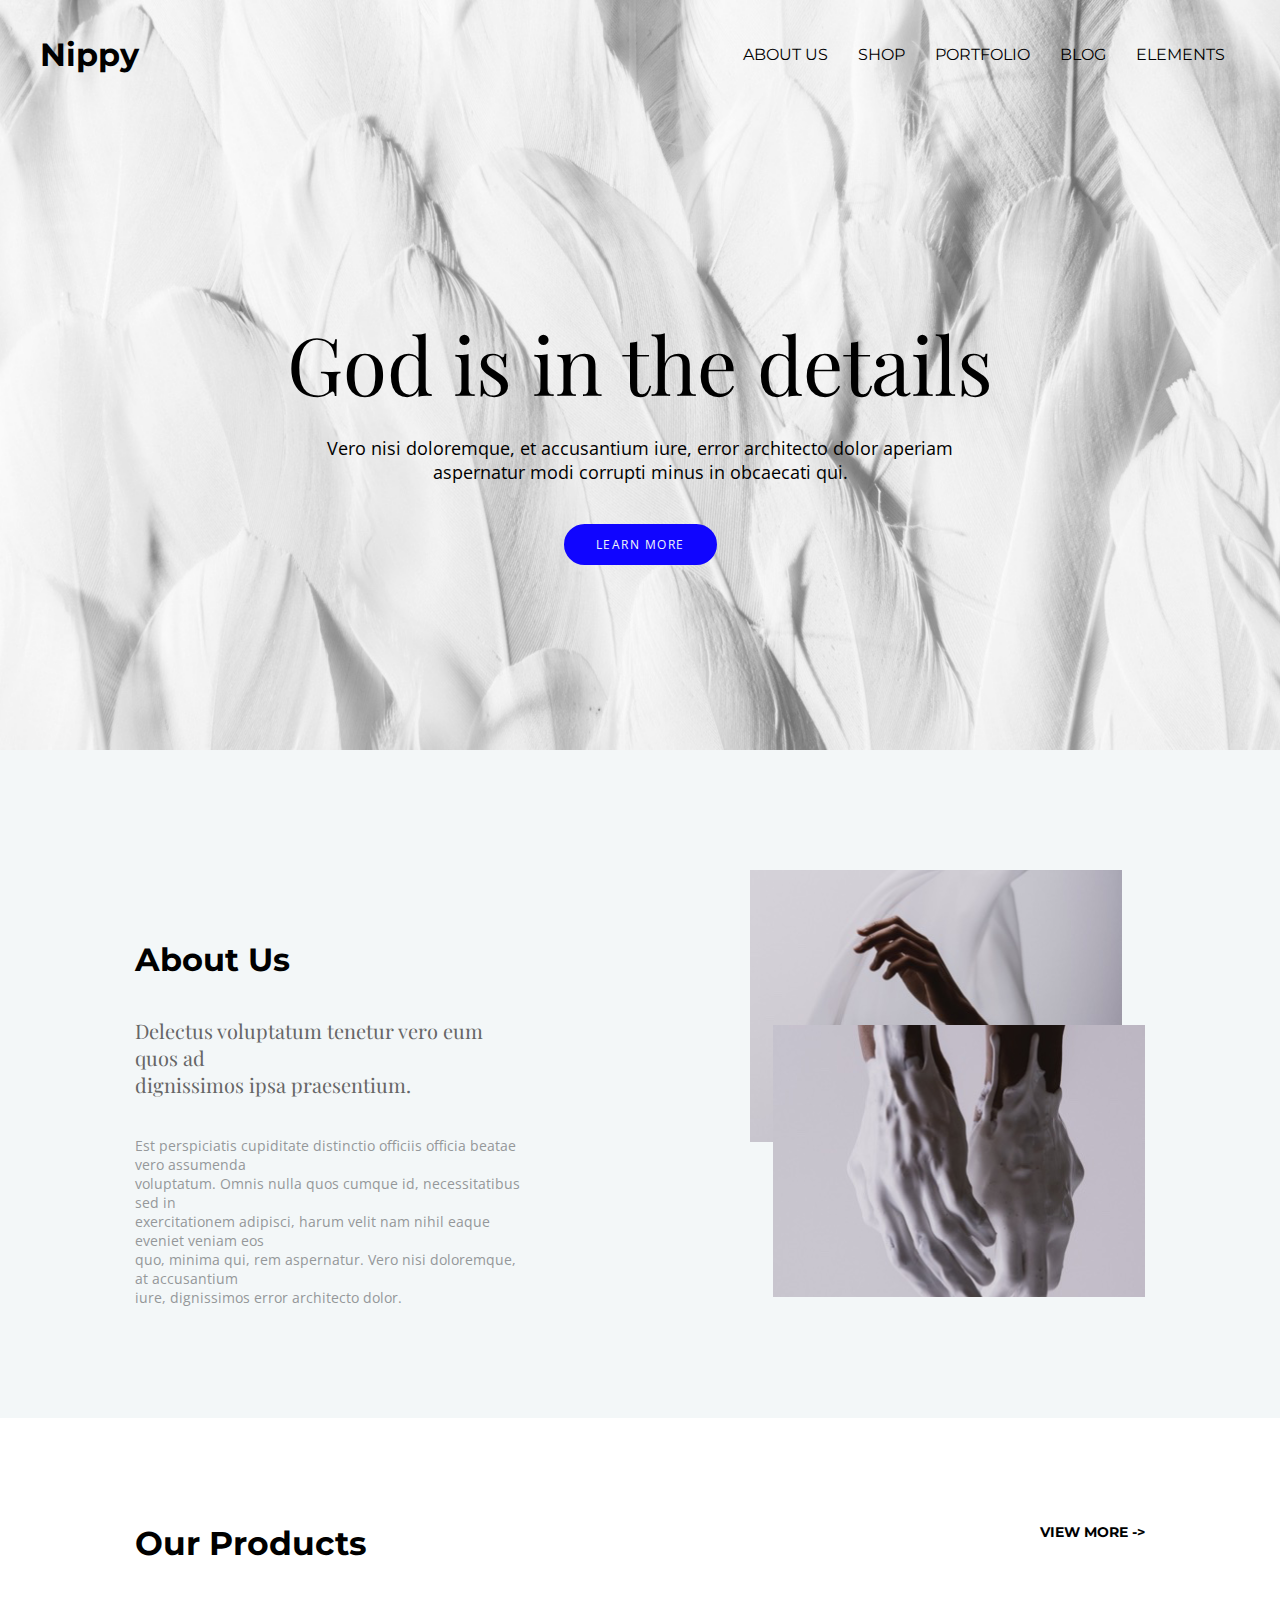
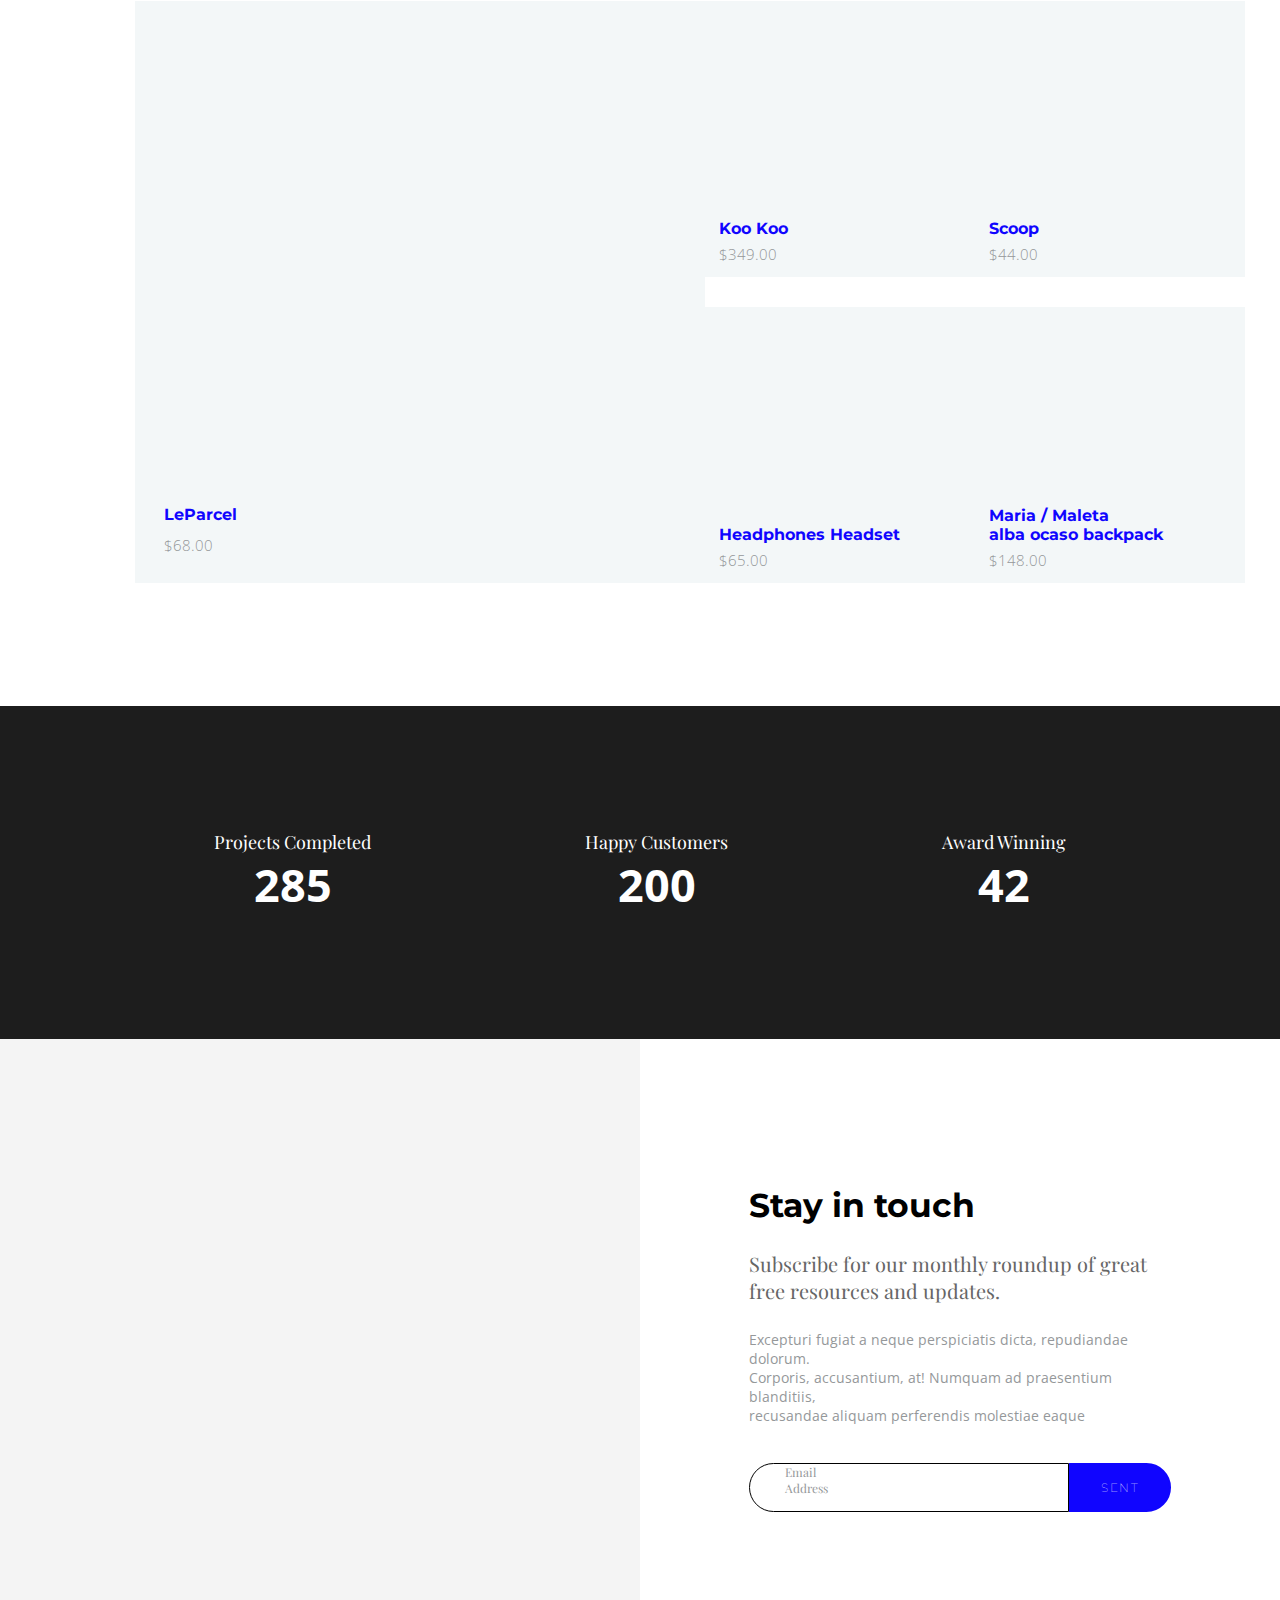
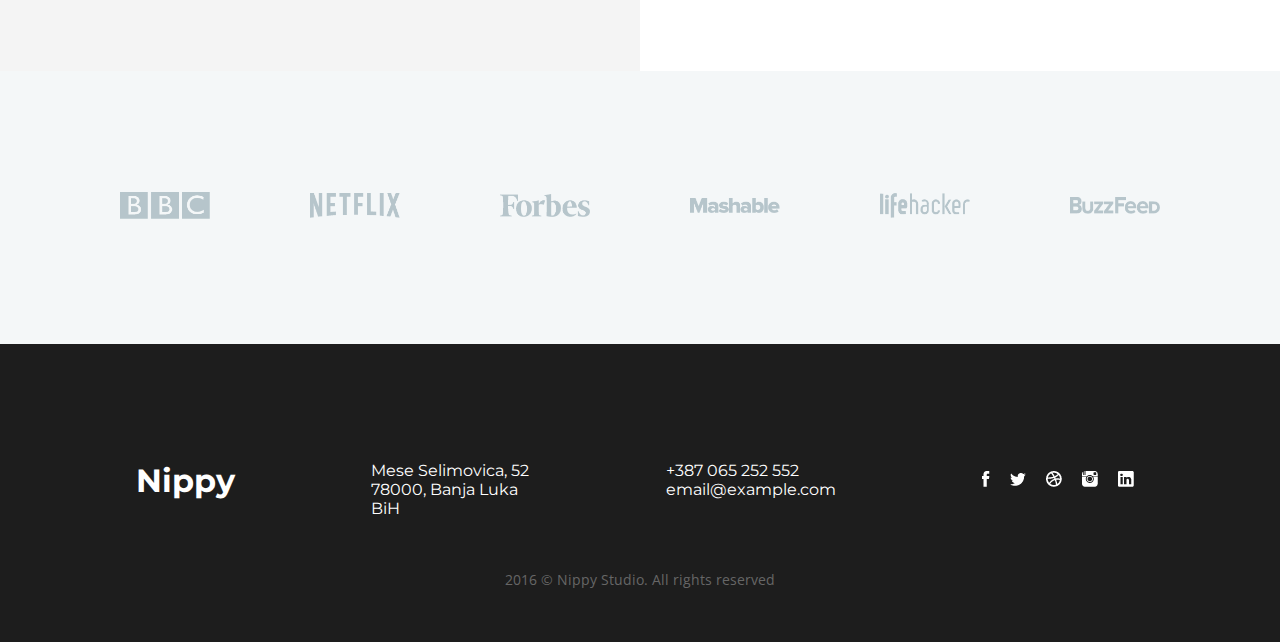
<file: newindex.html>
<!DOCTYPE html>
<html lang="en">

<head>
    <meta charset="UTF-8">
    <meta name="viewport" content="width=device-width, initial-scale=1.0">
    <meta http-equiv="X-UA-Compatible" content="ie=edge">
    <link rel="stylesheet" href="style.css">
    <link href="https://fonts.googleapis.com/css?family=Montserrat:wght@800&family=Open+Sans:wght@300&family=Playfair+Display" rel="stylesheet">

    <title>"Nippy", Mock Webpage Design</title>
</head>
<body>
    <header class="header">
        <div class="navbar">
            <div class="logo">Nippy</div>
            <ul class="nav">
                <li>About Us</li>
                <li>Shop</li>
                <li>Portfolio</li>
                <li>Blog</li>
                <li>Elements</li>
            </ul>
        </div>
        <div class="header-text">
            <h1>God is in the details</h1>
            <p class="vero-text">Vero nisi doloremque, et accusantium iure, 
                error architecto dolor aperiam <br> aspernatur modi corrupti minus in obcaecati qui.</p>
            <p id="learnbox">LEARN MORE</p>
        </div>
    </header>

    <div class="about-us">
        <div class="about-us-wrapper">
            <div class="about-us-text">
                <h3>About Us</h3><br><br>
                <p class="delectus-text">Delectus voluptatum tenetur vero eum quos ad <br> dignissimos ipsa praesentium. </p><br><br>
                <p class="smaller-text">Est perspiciatis cupiditate distinctio officiis officia beatae vero assumenda <br> voluptatum. Omnis nulla quos cumque id, necessitatibus sed in <br> exercitationem adipisci, harum velit nam nihil eaque eveniet veniam eos <br> quo, minima qui, rem aspernatur. Vero nisi doloremque, at accusantium <br> iure, dignissimos error architecto dolor.</p>
            </div>
            <div class ="limbs">
                <img class="arm" src="./images/rectangle-10@2x.png" alt ="one arm">
                <img class="hands" src="/images/rectangle-1@2x.png" alt ="two hands">
            </div>
        </div>
    </div>
        
    <div class="our-products">
        
        <div class="our-products-heading">
            <h2>Our Products</h2>
            <p>VIEW MORE -></p>
        </div>
        <br><br>
        <div class="product-wrapper">
            <div class="big-product">
                <div class="product-content">
                    <p class="product-name">LeParcel</p>
                    <p class="price">$68.00</p>
                </div>
            </div> 
            <div class="product">
                <div class="product-content">
                    <p class="product-name">Koo Koo</p>
                    <p class="price">$349.00</p>
                </div>
            </div>
            <div class="product end-product">
                <div class="product-content">
                    <p class="product-name">Scoop</p>
                    <p class="price">$44.00</p>
                </div>
            </div>
            <div class="product second-product">
                <div class="product-content">
                    <p class="product-name">Headphones Headset</p>
                    <p class="price">$65.00</p>
                </div>
            </div>
            <div class="product second-product end-product">
                <div class="product-content">
                    <p class="product-name">Maria / Maleta <br> alba ocaso backpack</p>
                    <p class="price">$148.00</p>
                </div>
            </div>
        </div>
    </div>

    <div class="stats">
        <div>
            <p class="stat-name">Projects Completed</p>
            <p class="stat-number">285</p>
        </div>
        <div>
            <p class="stat-name">Happy Customers</p>
            <p class="stat-number">200</p>
        </div>
        <div>
            <p class="stat-name">Award Winning</p>
            <p class="stat-number">42</p>
        </div>
    </div>

    <div class="contact">
        <div class="gray-box"></div>
        <div class="contact-content">
            <p class="contact-header">Stay in touch</p>
            <p class="contact-subscribe">Subscribe for our monthly roundup of great free resources and updates.</p>
            <p class="contact-loren">Excepturi fugiat a neque perspiciatis dicta, repudiandae dolorum. <br> Corporis, accusantium, at! Numquam ad praesentium blanditiis, <br> recusandae aliquam perferendis molestiae eaque </p>
            <div class="contact-email">
                <div class="email-input"><span class="email">Email Address</span></div>
                <div class="sent-button"><span class="sent">SENT</span></div>
            </div>
        </div>
    </div>

    <div class="clients">
        <div class="client-wrapper">
            <div><img src="images/BBClogo@2x.png" alt="BBC logo" class="client-img"></div>
            <div><img src="images/Netflix@2x.png" alt="Netflix logo" class="client-img"></div>
            <div><img src="images/Forbes@2x.png" alt="Forbes logo" class="client-img"></div>
            <div><img src="images/Mashable@2x.png" alt="Mashable logo" class="client-img"></div>
            <div><img src="images/lifehacker@2x.png" alt="Lifehacker logo" class="client-img"></div>
            <div><img src="images/buzzfeed@2x.png" alt="Buzzfeed logo" class="client-img"></div>
        </div>
    </div>

    <footer class="footer">
        <div class="footer-content">
            <div class="nippy-footer">Nippy</div>
            <div>Mese Selimovica, 52 <br>
                78000, Banja Luka <br> 
                BiH</div>
            <div>+387 065 252 552 <br>
                email@example.com</div>
            <div class="footer-socialmedia">
                <div><img src="./images/facebook_icon.png" alt="Facebook icon" class="socialmedia-icons"></div>
                <div><img src="./images/twitter_icon.png" alt="Twitter icon" class="socialmedia-icons"></div>
                <div><img src="./images/dribbl_icon.png" alt="Dribbble icon" class="socialmedia-icons"></div>
                <div><img src="./images/instagram_icon.png" alt="Instagram icon" class="socialmedia-icons"></div>
                <div><img src="./images/linkedin_icon.png" alt="Linkedin icon" class="socialmedia-icons"></div>
            </div>
        </div>
        <div class="copyright">
            <div class="copyright-text">2016 © Nippy Studio. All rights reserved</div>
        </div>
    </footer>

</body>
</html>
</file>
<file: style.css>
* {
    box-sizing: border-box;
    margin: 0;
    /* border: 2px solid red; */
}
body {
    width: 100vw;
    font-family: 'Montserrat';
    display: flex;
    flex-direction: column;
}

.header {
    background-image: url("./images/rectangle-9@2x.png");
    height: 750px;
    width: 100%;
    background-size: cover;
    background-position: center;
    display: flex;
    flex-direction: column;
}

.navbar {
    display: flex;
    align-items: center;
    justify-content: space-between;
    margin: 30px 40px;
}

.logo {
    font-size: 2em;
    font-weight: bold;
    color: black;
}
/* .logo:after {
    content: "";
    display: block;
    width: 60px;
    height: 2px;
    background: black;
    position: absolute;
    left: 250%;
    top: 50%;
} */

.nav {
    display: flex;
}

.nav li{
    padding: 15px;
    font-size: 1em;
    list-style-type: none;
    text-transform: uppercase;
}

.header-text {
    display: flex;
    flex-direction: column;
    align-items: center;
    margin: 200px 280px;
    font-size: 100%;
}

.header-text h1 {
    font-family: 'Playfair Display', sans-serif;
    font-size: 5rem;
    font-weight: normal;
}
.vero-text {
    font-family: 'Open Sans', sans-serif;
    font-size: 18px;
    font-weight: none;
    text-align: center;
    margin: 20px 0 0 0;
}

#learnbox {
    font-family: 'Open Sans', sans-serif;
    font-size: 12px;
    font-weight: normal;
    border: 2px solid #1005FF;
    border-radius: 50px;
    background-color: #1005FF;
    color: #F3F7F8;
    padding: 10px 30px;
    margin: 40px 0 0 0;
    letter-spacing: 1.5px;
}

.about-us {
    width: 100%;
    height: 668px;
    background: #F3F7F8;
}
.about-us-wrapper{
    display: flex;
    width: 100%;
    font-size: 1rem;
}

.about-us-text {
    font-family: "Montserrat" sans-serif;
    display: flex;
    flex-direction: column;
    width: 50%;
    margin: 190px 200px 137px 135px;
}

.about-us-text h3 {
    font-size: 2rem;
}

.delectus-text {
    font-family: 'Playfair Display';
    color: #666666;
    font-size: 20px;
    font-weight: normal;
}

.smaller-text {
    font-family: "Open Sans", sans-serif;
    color: #95989A;
    font-size: 14px;
}

.limbs {
    display: flex;
    flex-direction: column;
    height: 427px;
    width: 50%;
    position: relative;
    /* z-index: initial; */
    margin: 120px 135px 121px 20px
}

.limbs img {
    height: 272px;
    width: 372px;
}


.arm {
    position: absolute;
    z-index: initial;
    top: 0;
    left: 0;
}

.hands {
    position: absolute;
    z-index: 1;
    bottom: 0;
    right: 0;
}

.our-products {
    width: 100%;
    height: 888px;
    padding: 105px 135px;
}

.our-products-heading h2{
    font-size: 33px;
    font-weight: bold;
}

.our-products-heading p {
    font-weight: bold;
    font-size: 14px;
}

.our-products-heading{
    display: flex;
    justify-content: space-between;
}

.product-wrapper {
    display: grid;
    grid-template-columns: 1fr 1fr 1fr 1fr;
    grid-template-rows: 1fr 1fr;
}

.big-product {
    background: #F3F7F8;
    grid-column-start: 1;
    grid-column-end: span 2;
    grid-row-start: 1;
    grid-row-end: span 2;
    height: 582px;
    width: 570px;
    display: flex;
    flex-direction: column;
    justify-content: flex-end;
}

.product {
    background: #F3F7F8;
    height: 276px;
    width: 270px;
    justify-self: center;
    display: flex;
    flex-direction: column;
    justify-content: flex-end;
}
.end-product {
    justify-self: self-end;
}
.second-product {
    align-self: self-end;
}

.product-wrapper .product-name {
    font-weight: bolder;
    font-size: 16px;
    color: #1005FF;
}

.product-wrapper .price {
    font-family: 'Open Sans';
    font-weight: lighter;
    font-size: 15px;
    color: #95989A;
    margin-top: 2%;
}

.product-content {
    margin-left: 5%;
    margin-bottom: 5%;
}

.stats {
    width: 100%;
    height: 333px;
    background: #1D1D1D;
    color: white;
    display: flex;
    justify-content: space-evenly;
    align-items: center;
    text-align: center;
}

.stat-name {
    font-family: "Playfair Display";
    font-size: 18px;
}

.stat-number {
    font-family: 'Open Sans';
    font-weight: bold;
    font-size: 45px;
}

.contact {
    width: 100vw;
    height: 632px;
    display: flex;

}

.gray-box {
    width: 50%;
    background: #F4F4F4;
}

.contact-content {
    width: 50%;
    display: flex;
    flex-direction: column;
    justify-content: center;
}

.contact-content p {
    margin: 2% 17%; 
}

.contact-content .contact-email {
    margin: 4% 17%;
}

.contact-header {
    font-family: 'Montserrat';
    font-size: 33px;
    font-weight: bold;
}

.contact-subscribe {
    font-family: 'Playfair Display';
    font-size: 20px;
    color: #666666;
}
.contact-loren {
    font-family: 'Open Sans';
    font-size: 14px;
    font-weight: normal;
    color: #95989A;
}

.contact-email {
    display: flex;
}

.email-input {
    color: #95989A;
    font-family: 'Playfair Display';
    font-size: 12px;
    border: 1px solid black;
    border-radius: 25px 0 0 25px;
    padding: 0 236px 15px 35px;
    display: inline;
}

.sent-button {
    background: #1005FF;
    border: 2px solid #1005FF;
    border-radius: 0 25px 25px 0;
    padding: 10px;
    color: white;
    font-family: 'Montserrat';
    font-weight: lighter;
    font-size: 12px;
    padding: 15px 30px;
    letter-spacing: 1.5px;
    display:flex;
}

.sent {
    margin: auto;
}

.clients {
    width: 100%;
    height: 273px;
    background: #F4F7F8;
    display: flex;
    justify-content: center;
}

.client-wrapper {
    display: flex;
    align-items: center;
}

.client-wrapper div {
    margin: 50px;
}

.client-img {
    width: 90px;
}

.footer {
    width: 100%;
    height: 298px;
    background: #1D1D1D;
    color: #FFFFFF;
    display: flex;
    flex-direction: column;
    justify-content: space-evenly;
}

.footer-content {
    display: flex;
    justify-content: space-evenly;
    margin-top: 5%;
}

.nippy-footer {
    font-size: 2em;
    font-weight: bolder;
    color: #FFFFFF;
}

.footer-socialmedia {
    display: flex;
    justify-content: space-evenly;
}

.footer-socialmedia div {
    margin: 10px;
}

.copyright-text { 
    font-family: 'Open Sans';
    font-size: 14px;
    color: #666666;
    display: flex;
    justify-content: center;
}

/* Media Queries */

@media (max-width: 1000px) {

}
@media (max-width: 550px) {
    .header-text {
        width: 50%;
    }
}
</file>
